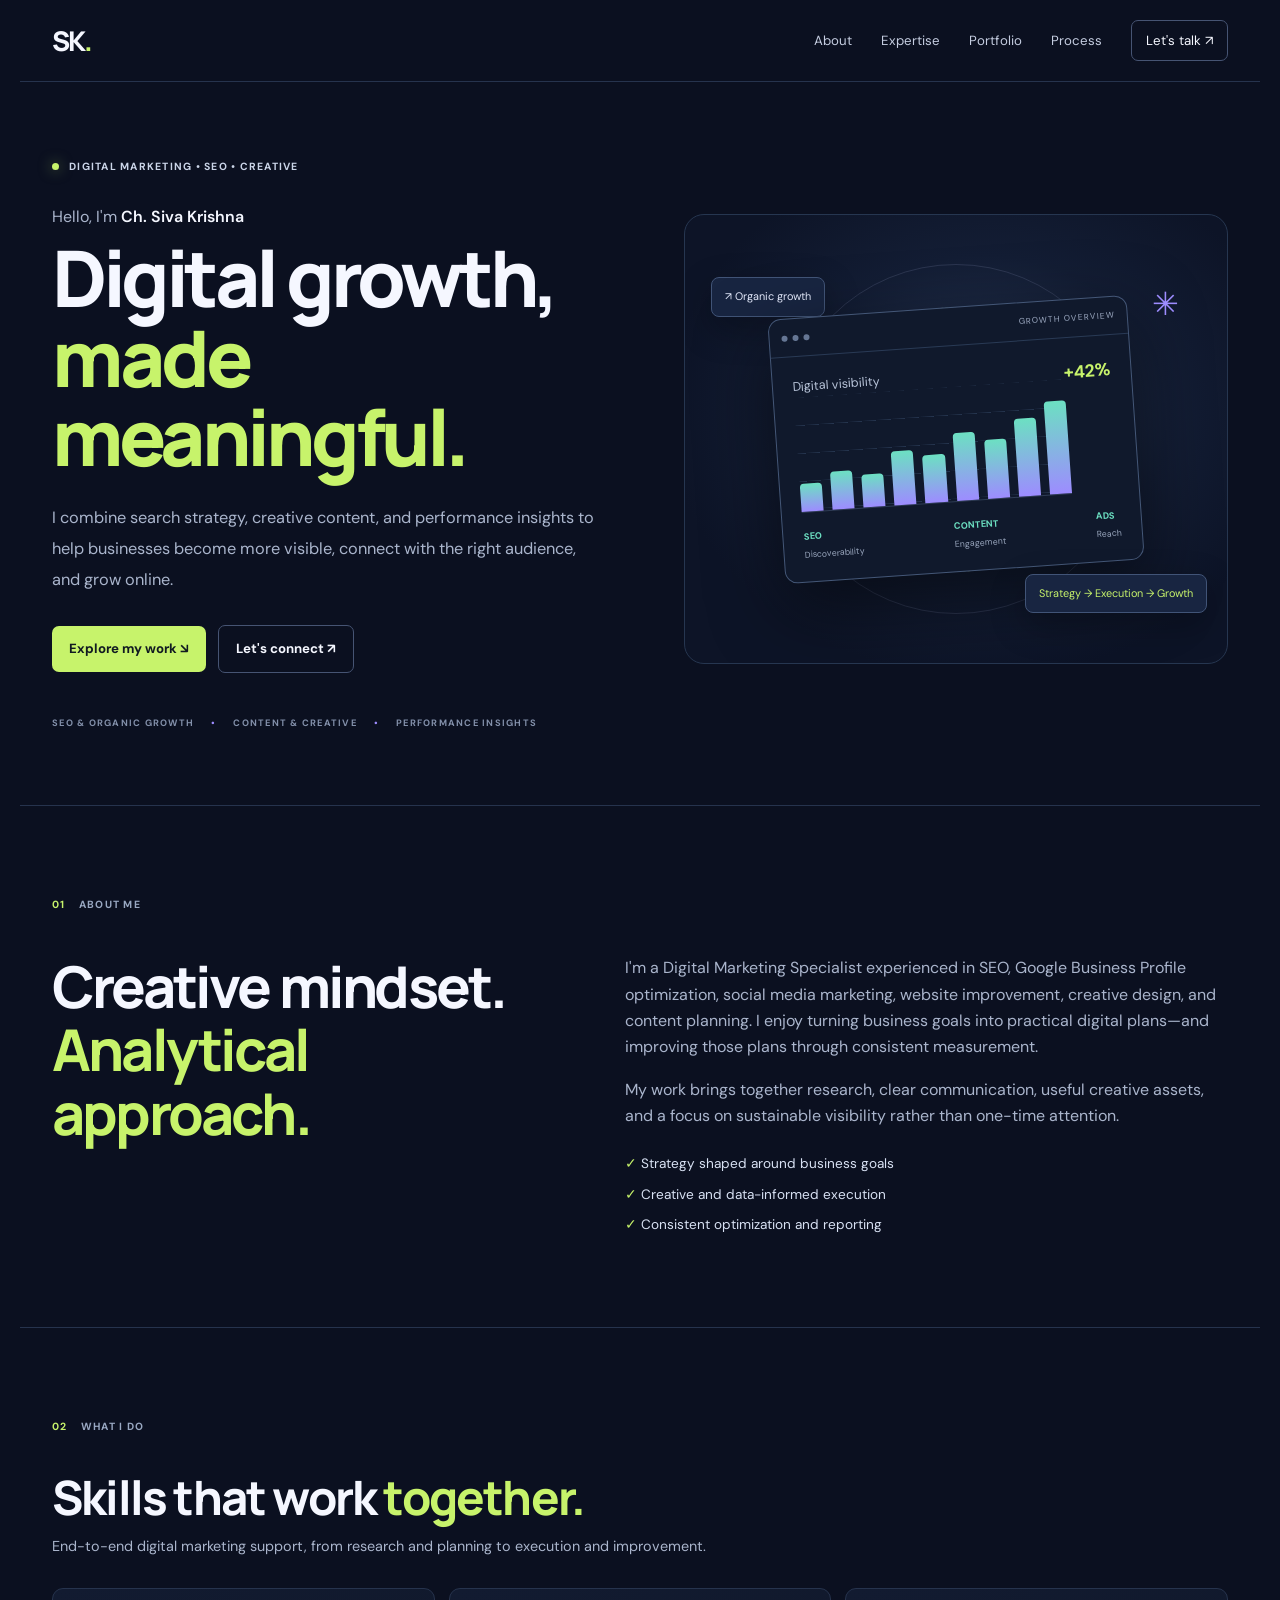
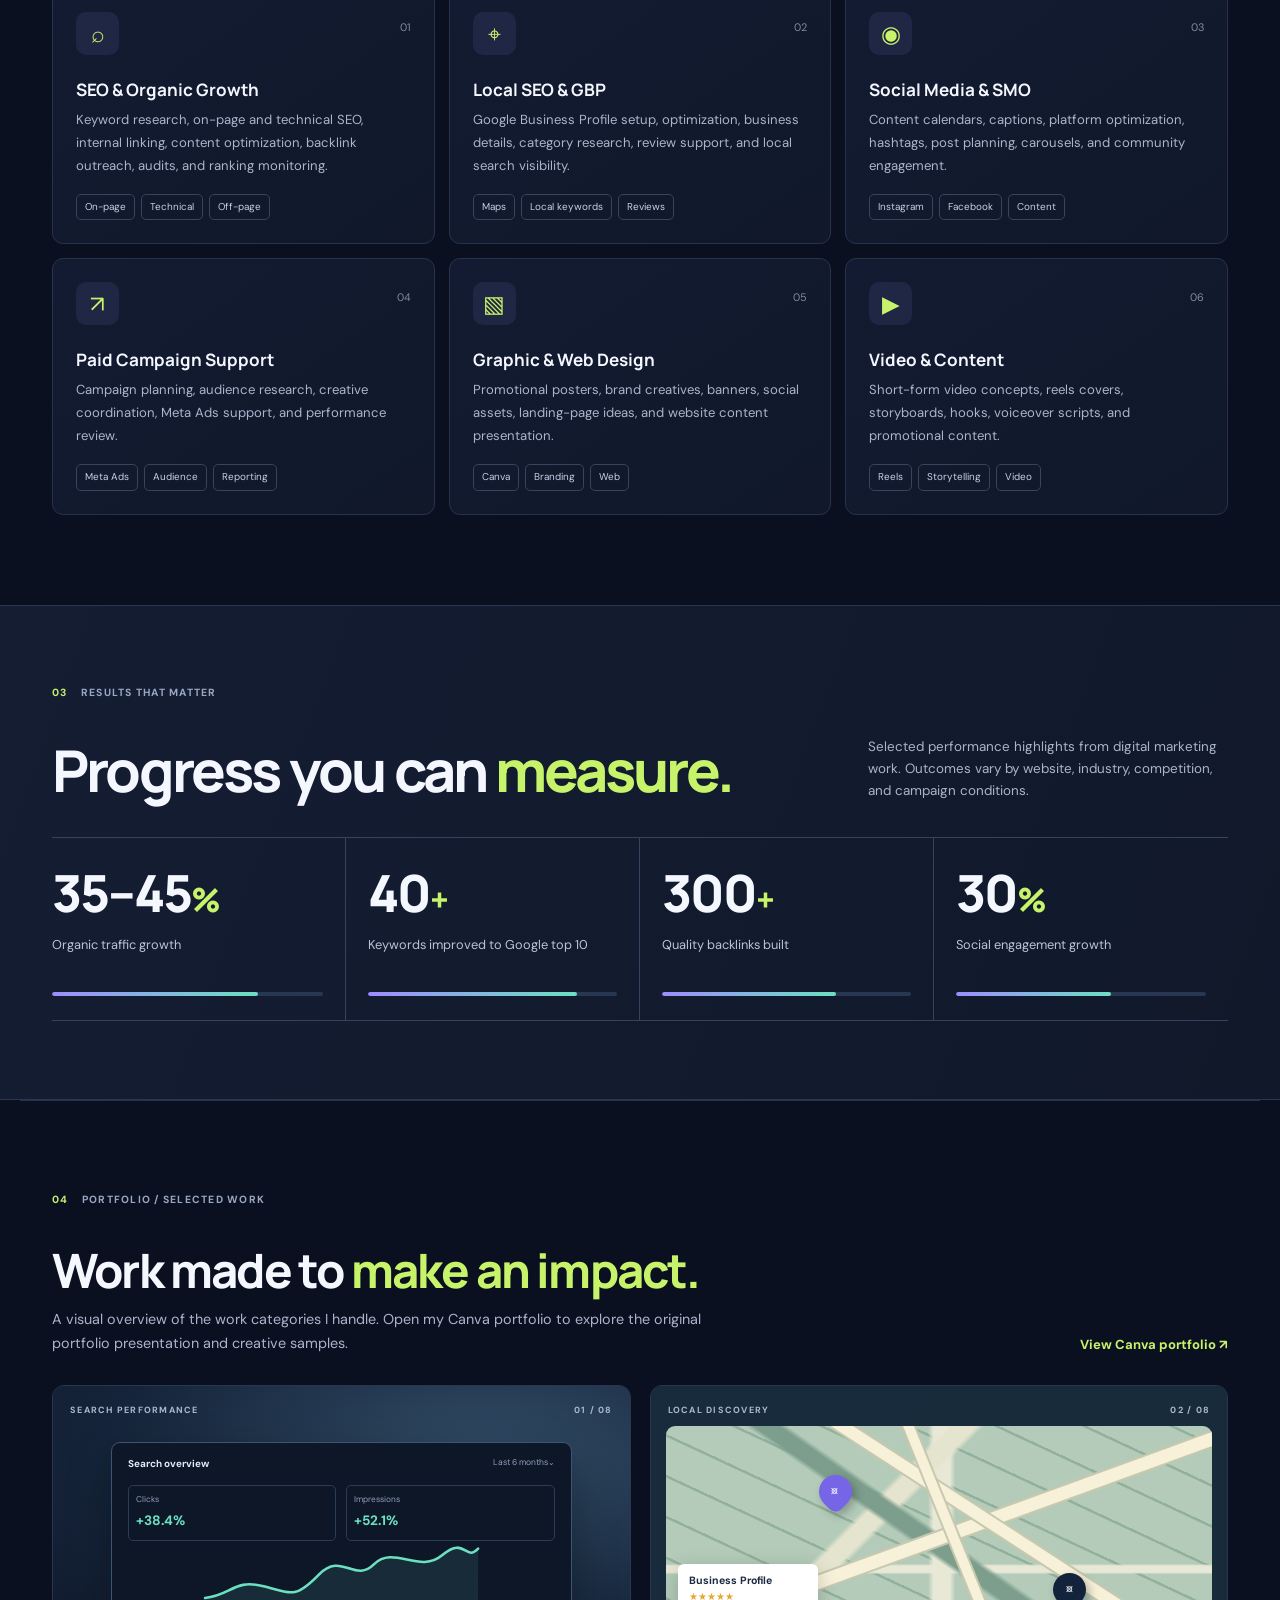
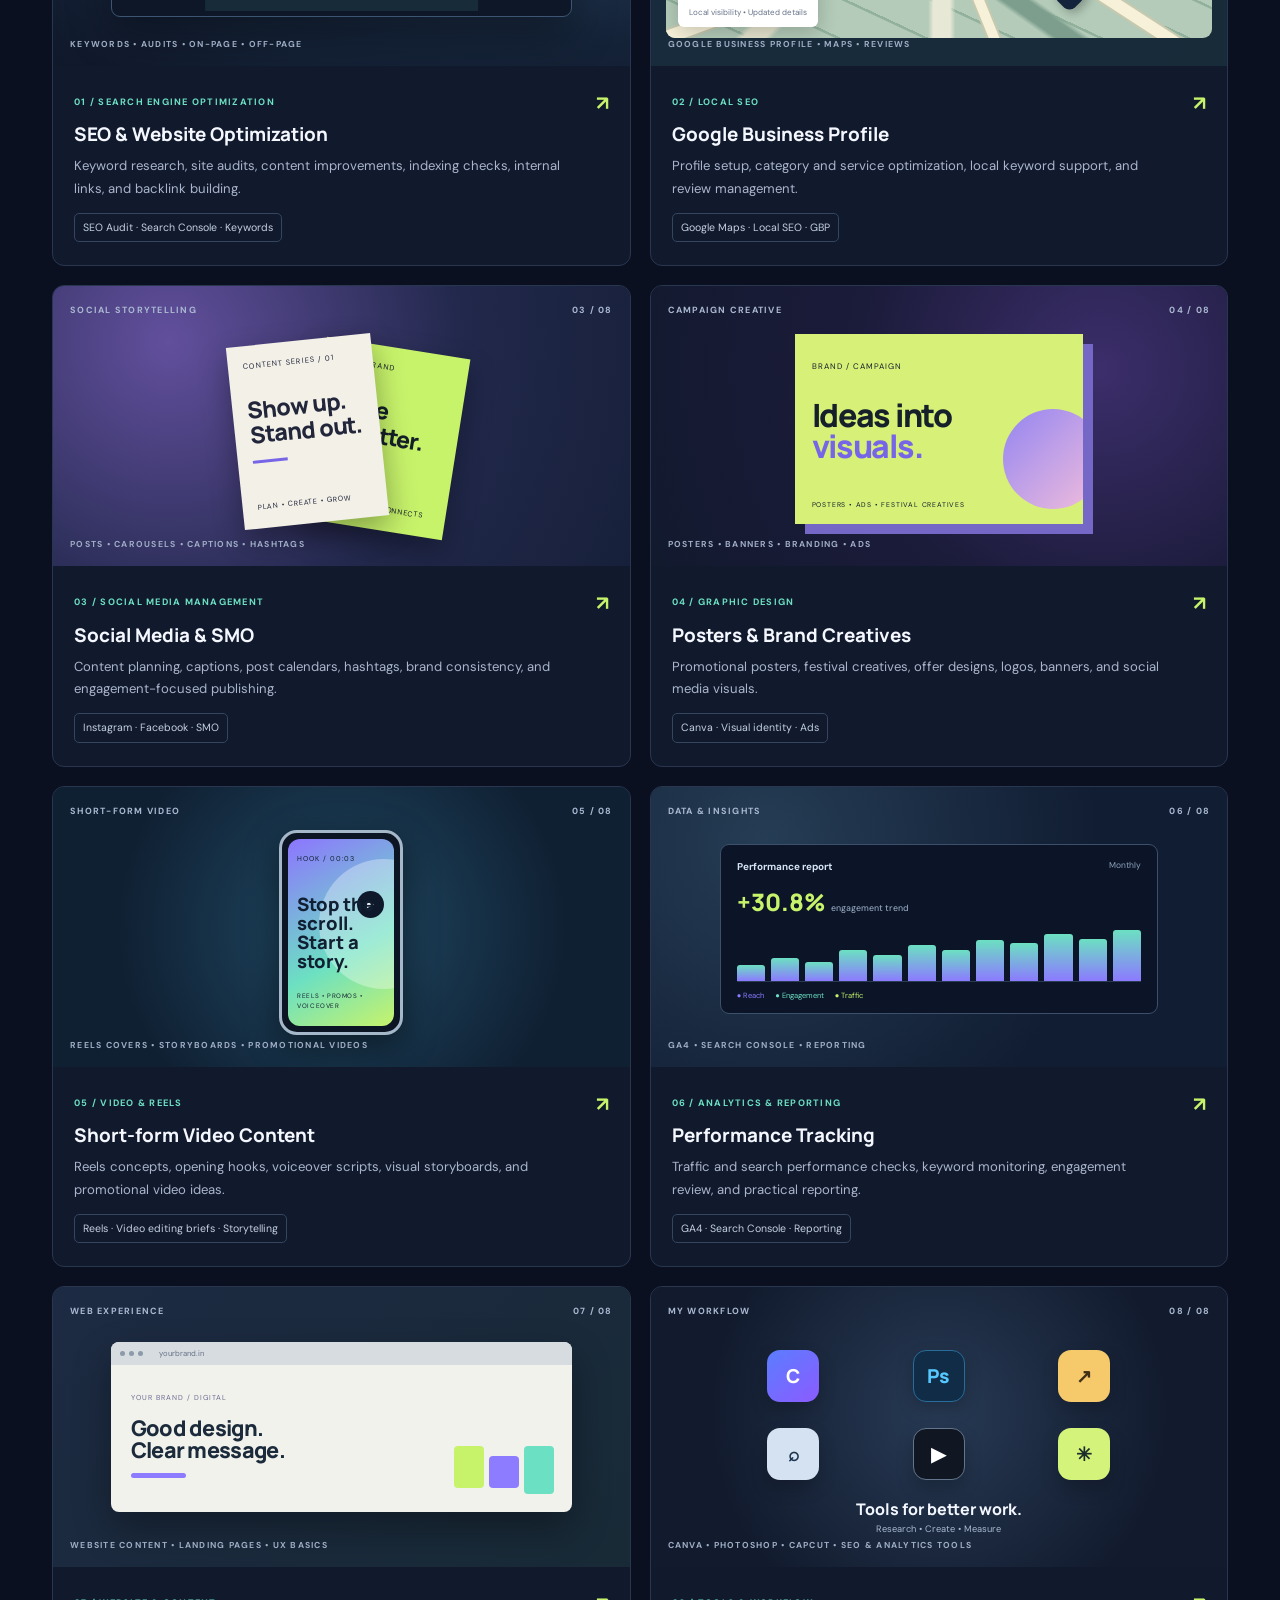
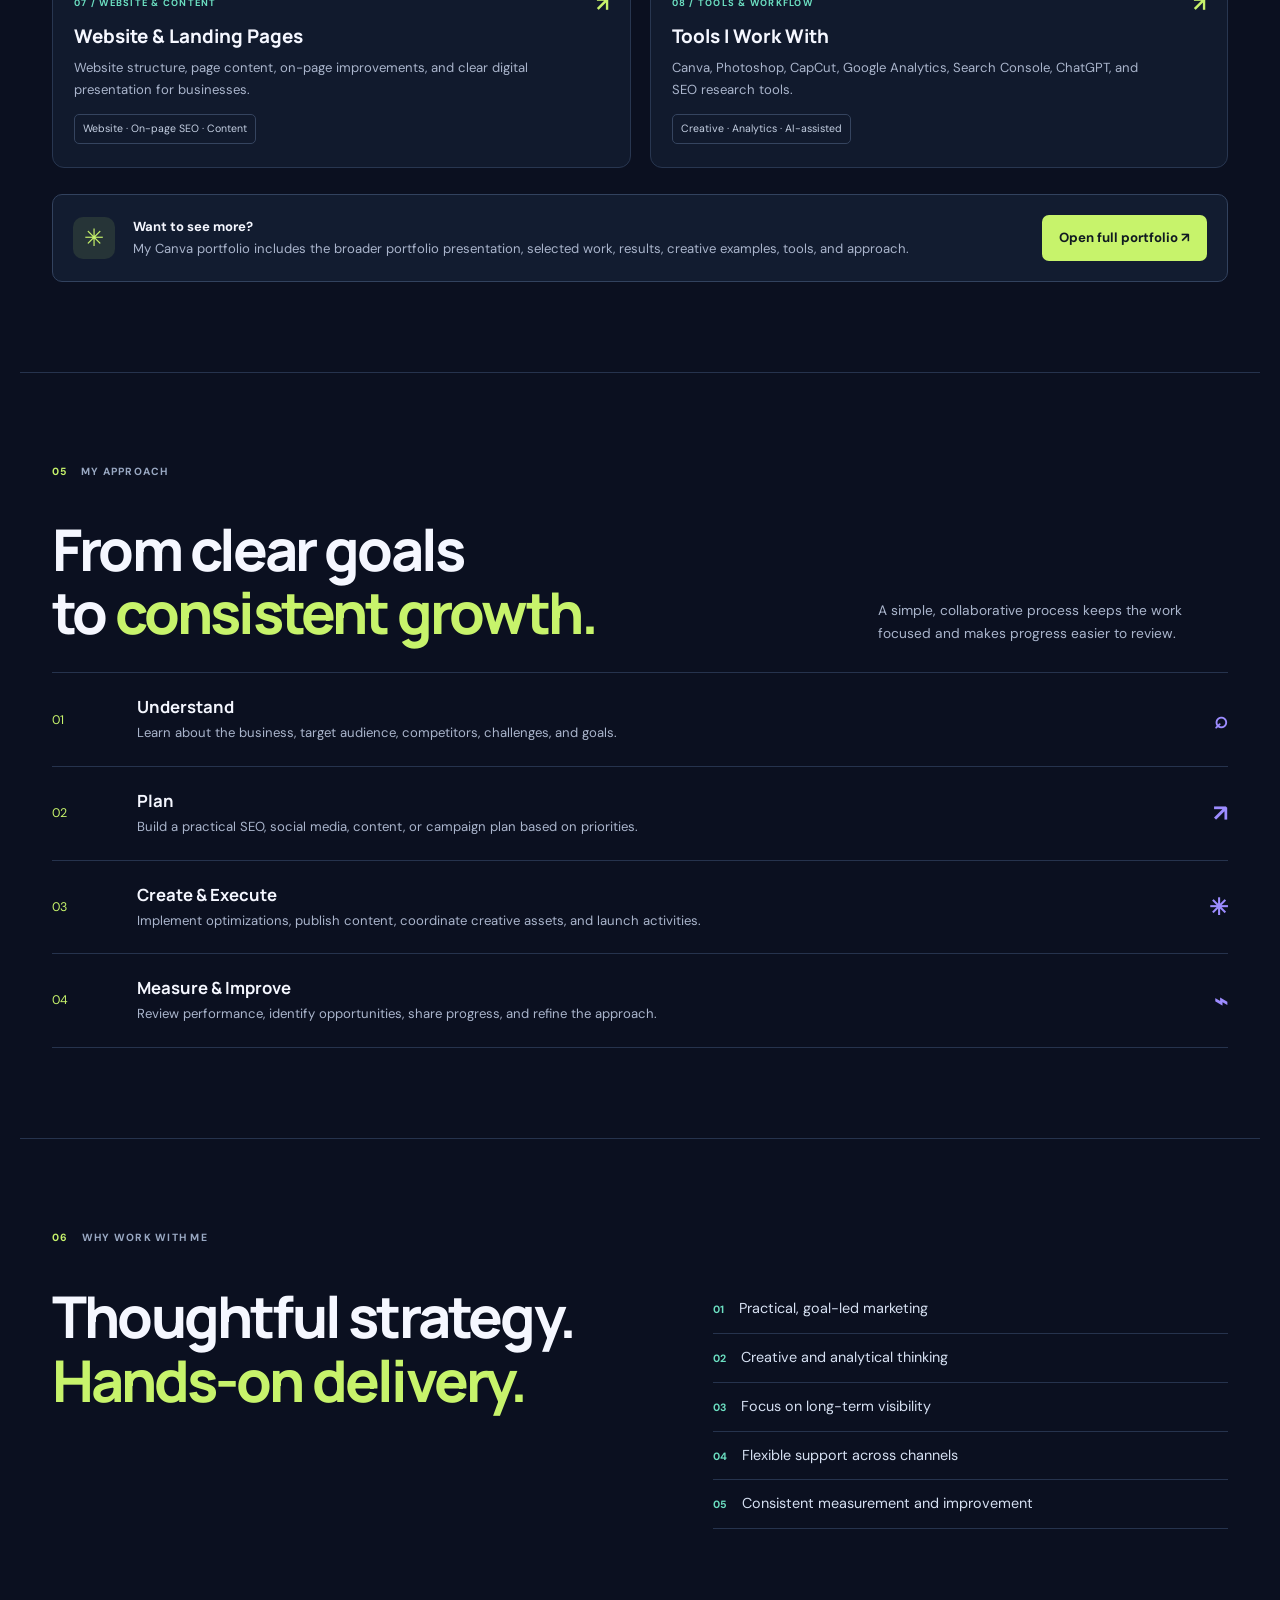
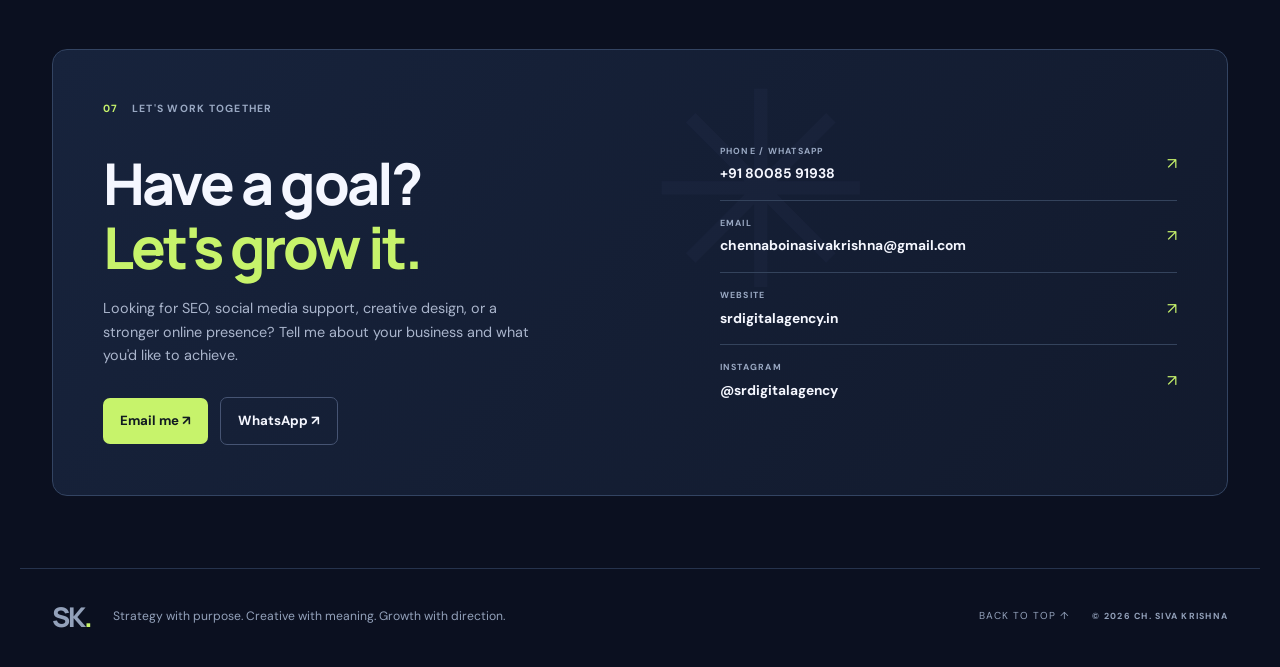
<file: index.html>
<!doctype html>
<html lang="en">
<head>
    <meta name="google-site-verification" content="_xWMHX6dnOFjeS67morfHKFsA82Y1Y3AC7bY-WyvMQI" />
<meta charset="utf-8"><meta name="viewport" content="width=device-width,initial-scale=1">
<meta name="description" content="Ch. Siva Krishna — digital marketing portfolio featuring SEO, local SEO, social media, analytics, creative design, video and website projects.">
<meta name="theme-color" content="#0b1020"><title>Ch. Siva Krishna | Digital Marketing Portfolio</title>
<link rel="canonical" href="https://sivakrishna-liart.vercel.app/" />
<link rel="preconnect" href="https://fonts.googleapis.com"><link rel="preconnect" href="https://fonts.gstatic.com" crossorigin>
<link href="https://fonts.googleapis.com/css2?family=DM+Sans:wght@400;500;600;700&family=Manrope:wght@400;500;600;700;800&display=swap" rel="stylesheet"><link rel="stylesheet" href="style.css">
</head><body>
<header class="header"><a class="logo" href="#home">SK<span>.</span></a><nav><a href="#about">About</a><a href="#skills">Expertise</a><a href="#work">Portfolio</a><a href="#process">Process</a><a class="nav-button" href="#contact">Let's talk ↗</a></nav></header>
<main>
<section class="hero wrap" id="home"><div class="hero-copy"><p class="eyebrow"><i></i> DIGITAL MARKETING • SEO • CREATIVE</p><p class="hello">Hello, I'm <b>Ch. Siva Krishna</b></p><h1>Digital growth,<br><span>made meaningful.</span></h1><p class="lead">I combine search strategy, creative content, and performance insights to help businesses become more visible, connect with the right audience, and grow online.</p><div class="actions"><a class="btn btn-primary" href="#work">Explore my work ↘</a><a class="btn btn-ghost" href="#contact">Let's connect ↗</a></div><div class="hero-stats"><span>SEO & ORGANIC GROWTH</span><span>CONTENT & CREATIVE</span><span>PERFORMANCE INSIGHTS</span></div></div>
<div class="hero-visual"><div class="orbit orbit-one"></div><div class="orbit orbit-two"></div><div class="floating-chip chip-a">↗ Organic growth</div><div class="dashboard"><div class="dash-top"><span class="dash-dot"></span><span class="dash-dot"></span><span class="dash-dot"></span><small>GROWTH OVERVIEW</small></div><div class="dash-body"><div class="dash-label">Digital visibility <b>+42%</b></div><div class="chart"><i></i><i></i><i></i><i></i><i></i><i></i><i></i><i></i><i></i></div><div class="dash-foot"><span><b>SEO</b><small>Discoverability</small></span><span><b>CONTENT</b><small>Engagement</small></span><span><b>ADS</b><small>Reach</small></span></div></div></div><div class="floating-chip chip-b">Strategy → Execution → Growth</div><div class="hero-spark">✳</div></div></section>
<section class="section wrap" id="about"><div class="section-kicker"><span>01</span> ABOUT ME</div><div class="about-grid"><h2>Creative mindset.<br><span>Analytical approach.</span></h2><div><p class="body-copy">I'm a Digital Marketing Specialist experienced in SEO, Google Business Profile optimization, social media marketing, website improvement, creative design, and content planning. I enjoy turning business goals into practical digital plans—and improving those plans through consistent measurement.</p><p class="body-copy">My work brings together research, clear communication, useful creative assets, and a focus on sustainable visibility rather than one-time attention.</p><div class="ticks"><span>✓ Strategy shaped around business goals</span><span>✓ Creative and data-informed execution</span><span>✓ Consistent optimization and reporting</span></div></div></div></section>
<section class="section wrap" id="skills"><div class="section-kicker"><span>02</span> WHAT I DO</div><div class="section-title"><div><h2>Skills that work <span>together.</span></h2><p>End-to-end digital marketing support, from research and planning to execution and improvement.</p></div></div><div class="skill-grid">
<article class="skill-card"><span class="skill-icon">⌕</span><span class="num">01</span><h3>SEO & Organic Growth</h3><p>Keyword research, on-page and technical SEO, internal linking, content optimization, backlink outreach, audits, and ranking monitoring.</p><div class="pills"><i>On-page</i><i>Technical</i><i>Off-page</i></div></article>
<article class="skill-card"><span class="skill-icon">⌖</span><span class="num">02</span><h3>Local SEO & GBP</h3><p>Google Business Profile setup, optimization, business details, category research, review support, and local search visibility.</p><div class="pills"><i>Maps</i><i>Local keywords</i><i>Reviews</i></div></article>
<article class="skill-card"><span class="skill-icon">◉</span><span class="num">03</span><h3>Social Media & SMO</h3><p>Content calendars, captions, platform optimization, hashtags, post planning, carousels, and community engagement.</p><div class="pills"><i>Instagram</i><i>Facebook</i><i>Content</i></div></article>
<article class="skill-card"><span class="skill-icon">↗</span><span class="num">04</span><h3>Paid Campaign Support</h3><p>Campaign planning, audience research, creative coordination, Meta Ads support, and performance review.</p><div class="pills"><i>Meta Ads</i><i>Audience</i><i>Reporting</i></div></article>
<article class="skill-card"><span class="skill-icon">▧</span><span class="num">05</span><h3>Graphic & Web Design</h3><p>Promotional posters, brand creatives, banners, social assets, landing-page ideas, and website content presentation.</p><div class="pills"><i>Canva</i><i>Branding</i><i>Web</i></div></article>
<article class="skill-card"><span class="skill-icon">▶</span><span class="num">06</span><h3>Video & Content</h3><p>Short-form video concepts, reels covers, storyboards, hooks, voiceover scripts, and promotional content.</p><div class="pills"><i>Reels</i><i>Storytelling</i><i>Video</i></div></article>
</div></section>
<section class="results"><div class="wrap"><div class="section-kicker"><span>03</span> RESULTS THAT MATTER</div><div class="results-heading"><h2>Progress you can <span>measure.</span></h2><p>Selected performance highlights from digital marketing work. Outcomes vary by website, industry, competition, and campaign conditions.</p></div><div class="metrics"><div><strong>35–45<em>%</em></strong><p>Organic traffic growth</p><span class="metric-bar"><i style="width:76%"></i></span></div><div><strong>40<em>+</em></strong><p>Keywords improved to Google top 10</p><span class="metric-bar"><i style="width:84%"></i></span></div><div><strong>300<em>+</em></strong><p>Quality backlinks built</p><span class="metric-bar"><i style="width:70%"></i></span></div><div><strong>30<em>%</em></strong><p>Social engagement growth</p><span class="metric-bar"><i style="width:62%"></i></span></div></div></div></section>
<section class="section wrap" id="work"><div class="section-kicker"><span>04</span> PORTFOLIO / SELECTED WORK</div><div class="section-title portfolio-title"><div><h2>Work made to <span>make an impact.</span></h2><p>A visual overview of the work categories I handle. Open my Canva portfolio to explore the original portfolio presentation and creative samples.</p></div><a class="text-link" href="https://www.canva.com/design/DAHUO52fBog/HUL7YKwtjlbZYVqUfszCPQ/watch" target="_blank" rel="noopener noreferrer">View Canva portfolio ↗</a></div>
<div class="portfolio-grid">
<a class="project project-seo" href="https://www.canva.com/design/DAHUO52fBog/HUL7YKwtjlbZYVqUfszCPQ/watch" target="_blank" rel="noopener noreferrer"><div class="project-art"><div class="art-top"><span>SEARCH PERFORMANCE</span><span>01 / 08</span></div><div class="seo-screen"><div class="screen-head"><b>Search overview</b><span>Last 6 months⌄</span></div><div class="screen-numbers"><div><small>Clicks</small><b>+38.4%</b></div><div><small>Impressions</small><b>+52.1%</b></div></div><svg viewBox="0 0 420 100" role="img" aria-label="Illustrative SEO performance line chart"><path d="M0 80 C40 76 45 50 90 62 S140 80 175 44 S230 58 260 28 S330 44 365 14 S400 25 420 4" fill="none" stroke="#6ce0c2" stroke-width="4" stroke-linecap="round"/><path d="M0 80 C40 76 45 50 90 62 S140 80 175 44 S230 58 260 28 S330 44 365 14 S400 25 420 4 L420 100 L0 100Z" fill="#6ce0c2" opacity=".10"/></svg></div><div class="art-caption">KEYWORDS • AUDITS • ON-PAGE • OFF-PAGE</div></div><div class="project-info"><div><small>01 / SEARCH ENGINE OPTIMIZATION</small><h3>SEO & Website Optimization</h3><p>Keyword research, site audits, content improvements, indexing checks, internal links, and backlink building.</p><span class="project-tags">SEO Audit · Search Console · Keywords</span></div><b>↗</b></div></a>
<a class="project project-local" href="https://www.canva.com/design/DAHUO52fBog/HUL7YKwtjlbZYVqUfszCPQ/watch" target="_blank" rel="noopener noreferrer"><div class="project-art"><div class="art-top"><span>LOCAL DISCOVERY</span><span>02 / 08</span></div><div class="map-art"><div class="map-grid"></div><div class="map-road road-a"></div><div class="map-road road-b"></div><div class="map-road road-c"></div><div class="pin pin-one">⌖</div><div class="pin pin-two">⌖</div><div class="local-card"><b>Business Profile</b><span>★★★★★</span><small>Local visibility • Updated details</small></div></div><div class="art-caption">GOOGLE BUSINESS PROFILE • MAPS • REVIEWS</div></div><div class="project-info"><div><small>02 / LOCAL SEO</small><h3>Google Business Profile</h3><p>Profile setup, category and service optimization, local keyword support, and review management.</p><span class="project-tags">Google Maps · Local SEO · GBP</span></div><b>↗</b></div></a>
<a class="project project-social" href="https://www.canva.com/design/DAHUO52fBog/HUL7YKwtjlbZYVqUfszCPQ/watch" target="_blank" rel="noopener noreferrer"><div class="project-art"><div class="art-top"><span>SOCIAL STORYTELLING</span><span>03 / 08</span></div><div class="social-mock"><div class="post post-back"><span>YOUR BRAND</span><b>Make<br>it matter.</b><i>CREATIVE THAT CONNECTS</i></div><div class="post post-front"><span>CONTENT SERIES / 01</span><b>Show up.<br>Stand out.</b><div class="post-line"></div><i>PLAN • CREATE • GROW</i></div></div><div class="art-caption">POSTS • CAROUSELS • CAPTIONS • HASHTAGS</div></div><div class="project-info"><div><small>03 / SOCIAL MEDIA MANAGEMENT</small><h3>Social Media & SMO</h3><p>Content planning, captions, post calendars, hashtags, brand consistency, and engagement-focused publishing.</p><span class="project-tags">Instagram · Facebook · SMO</span></div><b>↗</b></div></a>
<a class="project project-design" href="https://www.canva.com/design/DAHUO52fBog/HUL7YKwtjlbZYVqUfszCPQ/watch" target="_blank" rel="noopener noreferrer"><div class="project-art"><div class="art-top"><span>CAMPAIGN CREATIVE</span><span>04 / 08</span></div><div class="poster-mock"><span>BRAND / CAMPAIGN</span><b>Ideas into<br><em>visuals.</em></b><div class="poster-orb"></div><small>POSTERS • ADS • FESTIVAL CREATIVES</small></div><div class="art-caption">POSTERS • BANNERS • BRANDING • ADS</div></div><div class="project-info"><div><small>04 / GRAPHIC DESIGN</small><h3>Posters & Brand Creatives</h3><p>Promotional posters, festival creatives, offer designs, logos, banners, and social media visuals.</p><span class="project-tags">Canva · Visual identity · Ads</span></div><b>↗</b></div></a>
<a class="project project-video" href="https://www.canva.com/design/DAHUO52fBog/HUL7YKwtjlbZYVqUfszCPQ/watch" target="_blank" rel="noopener noreferrer"><div class="project-art"><div class="art-top"><span>SHORT-FORM VIDEO</span><span>05 / 08</span></div><div class="phone-mock"><div class="phone-screen"><div class="play">▶</div><span>HOOK / 00:03</span><b>Stop the scroll.<br>Start a story.</b><small>REELS • PROMOS • VOICEOVER</small></div></div><div class="art-caption">REELS COVERS • STORYBOARDS • PROMOTIONAL VIDEOS</div></div><div class="project-info"><div><small>05 / VIDEO & REELS</small><h3>Short-form Video Content</h3><p>Reels concepts, opening hooks, voiceover scripts, visual storyboards, and promotional video ideas.</p><span class="project-tags">Reels · Video editing briefs · Storytelling</span></div><b>↗</b></div></a>
<a class="project project-analytics" href="https://www.canva.com/design/DAHUO52fBog/HUL7YKwtjlbZYVqUfszCPQ/watch" target="_blank" rel="noopener noreferrer"><div class="project-art"><div class="art-top"><span>DATA & INSIGHTS</span><span>06 / 08</span></div><div class="analytics-panel"><div class="analytics-title"><b>Performance report</b><span>Monthly</span></div><div class="analytics-big">+30.8% <small>engagement trend</small></div><div class="analytics-bars"><i></i><i></i><i></i><i></i><i></i><i></i><i></i><i></i><i></i><i></i><i></i><i></i></div><div class="legend"><span>● Reach</span><span>● Engagement</span><span>● Traffic</span></div></div><div class="art-caption">GA4 • SEARCH CONSOLE • REPORTING</div></div><div class="project-info"><div><small>06 / ANALYTICS & REPORTING</small><h3>Performance Tracking</h3><p>Traffic and search performance checks, keyword monitoring, engagement review, and practical reporting.</p><span class="project-tags">GA4 · Search Console · Reporting</span></div><b>↗</b></div></a>
<a class="project project-web" href="https://www.canva.com/design/DAHUO52fBog/HUL7YKwtjlbZYVqUfszCPQ/watch" target="_blank" rel="noopener noreferrer"><div class="project-art"><div class="art-top"><span>WEB EXPERIENCE</span><span>07 / 08</span></div><div class="browser-mock"><div class="browser-bar"><i></i><i></i><i></i><span>yourbrand.in</span></div><div class="browser-content"><span>YOUR BRAND / DIGITAL</span><b>Good design.<br>Clear message.</b><i></i><div class="browser-blocks"><span></span><span></span><span></span></div></div></div><div class="art-caption">WEBSITE CONTENT • LANDING PAGES • UX BASICS</div></div><div class="project-info"><div><small>07 / WEBSITE & CONTENT</small><h3>Website & Landing Pages</h3><p>Website structure, page content, on-page improvements, and clear digital presentation for businesses.</p><span class="project-tags">Website · On-page SEO · Content</span></div><b>↗</b></div></a>
<a class="project project-tools" href="https://www.canva.com/design/DAHUO52fBog/HUL7YKwtjlbZYVqUfszCPQ/watch" target="_blank" rel="noopener noreferrer"><div class="project-art"><div class="art-top"><span>MY WORKFLOW</span><span>08 / 08</span></div><div class="tool-board"><div class="tool-icon canva">C</div><div class="tool-icon ps">Ps</div><div class="tool-icon analytics">↗</div><div class="tool-icon search">⌕</div><div class="tool-icon capcut">▶</div><div class="tool-icon ai">✳</div><div class="tool-caption"><b>Tools for better work.</b><span>Research • Create • Measure</span></div></div><div class="art-caption">CANVA • PHOTOSHOP • CAPCUT • SEO & ANALYTICS TOOLS</div></div><div class="project-info"><div><small>08 / TOOLS & WORKFLOW</small><h3>Tools I Work With</h3><p>Canva, Photoshop, CapCut, Google Analytics, Search Console, ChatGPT, and SEO research tools.</p><span class="project-tags">Creative · Analytics · AI-assisted</span></div><b>↗</b></div></a>
</div><div class="portfolio-note"><span class="note-mark">✳</span><p><b>Want to see more?</b><br>My Canva portfolio includes the broader portfolio presentation, selected work, results, creative examples, tools, and approach.</p><a class="btn btn-primary" href="https://www.canva.com/design/DAHUO52fBog/HUL7YKwtjlbZYVqUfszCPQ/watch" target="_blank" rel="noopener noreferrer">Open full portfolio ↗</a></div>
</section>
<section class="section wrap" id="process"><div class="section-kicker"><span>05</span> MY APPROACH</div><div class="process-head"><h2>From clear goals<br>to <span>consistent growth.</span></h2><p>A simple, collaborative process keeps the work focused and makes progress easier to review.</p></div><div class="process-list"><article><span>01</span><div><h3>Understand</h3><p>Learn about the business, target audience, competitors, challenges, and goals.</p></div><b>⌕</b></article><article><span>02</span><div><h3>Plan</h3><p>Build a practical SEO, social media, content, or campaign plan based on priorities.</p></div><b>↗</b></article><article><span>03</span><div><h3>Create & Execute</h3><p>Implement optimizations, publish content, coordinate creative assets, and launch activities.</p></div><b>✳</b></article><article><span>04</span><div><h3>Measure & Improve</h3><p>Review performance, identify opportunities, share progress, and refine the approach.</p></div><b>⌁</b></article></div></section>
<section class="section wrap why"><div class="section-kicker"><span>06</span> WHY WORK WITH ME</div><div class="why-grid"><h2>Thoughtful strategy.<br><span>Hands-on delivery.</span></h2><div class="why-items"><p><b>01</b> Practical, goal-led marketing</p><p><b>02</b> Creative and analytical thinking</p><p><b>03</b> Focus on long-term visibility</p><p><b>04</b> Flexible support across channels</p><p><b>05</b> Consistent measurement and improvement</p></div></div></section>
<section class="contact-wrap wrap" id="contact"><div class="contact-panel"><div class="contact-copy"><div class="section-kicker"><span>07</span> LET'S WORK TOGETHER</div><h2>Have a goal?<br><span>Let's grow it.</span></h2><p>Looking for SEO, social media support, creative design, or a stronger online presence? Tell me about your business and what you'd like to achieve.</p><div class="actions"><a class="btn btn-primary" href="mailto:chennaboinasivakrishna@gmail.com">Email me ↗</a><a class="btn btn-ghost" href="https://wa.me/918008591938" target="_blank" rel="noopener noreferrer">WhatsApp ↗</a></div></div><div class="contact-links"><a href="tel:+918008591938"><small>PHONE / WHATSAPP</small><b>+91 80085 91938</b><span>↗</span></a><a href="mailto:chennaboinasivakrishna@gmail.com"><small>EMAIL</small><b>chennaboinasivakrishna@gmail.com</b><span>↗</span></a><a href="https://www.srdigitalagency.in" target="_blank" rel="noopener noreferrer"><small>WEBSITE</small><b>srdigitalagency.in</b><span>↗</span></a><a href="https://www.instagram.com/srdigitalagency/" target="_blank" rel="noopener noreferrer"><small>INSTAGRAM</small><b>@srdigitalagency</b><span>↗</span></a></div></div></section>
</main><footer class="footer wrap"><a class="logo" href="#home">SK<span>.</span></a><p>Strategy with purpose. Creative with meaning. Growth with direction.</p><a href="#home">BACK TO TOP ↑</a><small>© 2026 CH. SIVA KRISHNA</small></footer>
</body></html>
</file>
<file: style.css>
:root{--bg:#0b1020;--bg2:#0e1529;--panel:#121b31;--panel2:#17223a;--text:#f5f7ff;--muted:#aab5cc;--line:#26334d;--lime:#c7f36b;--violet:#9d8cff;--teal:#6ce0c2;--display:'Manrope',sans-serif;--body:'DM Sans',sans-serif}*{box-sizing:border-box}html{scroll-behavior:smooth;scroll-padding-top:90px}body{margin:0;background:var(--bg);color:var(--text);font-family:var(--body);line-height:1.65}a{color:inherit;text-decoration:none}.wrap{max-width:1240px;margin:0 auto;padding-left:32px;padding-right:32px}.header{height:82px;max-width:1240px;margin:auto;padding:0 32px;display:flex;align-items:center;justify-content:space-between;border-bottom:1px solid var(--line)}.logo{font:800 1.7rem var(--display);letter-spacing:-2px}.logo span{color:var(--lime)}nav{display:flex;align-items:center;gap:29px;color:#c5cde0;font-size:.83rem}nav a{transition:color .2s}nav a:hover,.footer a:hover{color:var(--lime)}.nav-button{padding:9px 14px;border:1px solid #465473;border-radius:7px;color:var(--text)}.hero{min-height:680px;display:grid;grid-template-columns:1.04fr .96fr;align-items:center;gap:42px;padding-top:66px;padding-bottom:74px}.eyebrow,.section-kicker,.hero-stats,.art-top,.art-caption,.project-info small,.contact-links small,.footer small{font-size:.65rem;letter-spacing:1.25px;font-weight:700}.eyebrow{display:flex;align-items:center;gap:10px;color:#cbd5e8}.eyebrow i{width:7px;height:7px;border-radius:50%;background:var(--lime);box-shadow:0 0 14px #c7f36b80}.hello{color:var(--muted);margin:28px 0 8px}.hello b{color:var(--text);font-weight:600}.hero h1{font:800 clamp(3.4rem,6.1vw,5.7rem)/1.02 var(--display);letter-spacing:-4.5px;margin:0 0 26px}.hero h1 span,.about-grid h2 span,.section-title h2 span,.results-heading h2 span,.process-head h2 span,.why-grid h2 span,.contact-copy h2 span{color:var(--lime)}.lead{max-width:550px;color:var(--muted);font-size:1.02rem;line-height:1.9}.actions{display:flex;align-items:center;gap:12px;margin-top:29px;flex-wrap:wrap}.btn{display:inline-flex;align-items:center;justify-content:center;padding:12px 17px;border-radius:7px;font-size:.83rem;font-weight:700;transition:transform .2s,background .2s}.btn:hover{transform:translateY(-2px)}.btn-primary{background:var(--lime);color:#111a21}.btn-primary:hover{background:#d9ffa0}.btn-ghost{border:1px solid #465473;color:var(--text)}.hero-stats{display:flex;gap:17px;flex-wrap:wrap;color:#8390aa;margin-top:43px;font-size:.58rem}.hero-stats span+span:before{content:'•';color:var(--violet);margin-right:17px}.hero-visual{height:450px;position:relative;display:grid;place-items:center;overflow:hidden;border-radius:20px;background:radial-gradient(ellipse at 55% 44%,#293a5a 0,#131d34 44%,#0d1427 75%);border:1px solid #263650}.orbit{position:absolute;border:1px solid #7e8bad38;border-radius:50%;width:350px;height:350px}.orbit-two{width:265px;height:265px;border-style:dashed;border-color:#c7f36b55}.dashboard{position:relative;width:min(360px,80%);background:#10192c;border:1px solid #445777;border-radius:13px;box-shadow:0 25px 70px #0008;transform:rotate(-4deg);overflow:hidden}.dash-top{height:38px;border-bottom:1px solid #293a55;display:flex;align-items:center;gap:5px;padding:0 12px}.dash-dot{width:6px;height:6px;border-radius:50%;background:#657694}.dash-top small{margin-left:auto;color:#9daac2;font-size:.52rem;letter-spacing:1px}.dash-body{padding:20px}.dash-label{font-size:.78rem;color:#b8c4d9}.dash-label b{float:right;color:var(--lime);font-size:1.1rem}.chart{height:115px;display:flex;align-items:end;gap:9px;padding-top:15px;border-bottom:1px solid #2e3c55;background:repeating-linear-gradient(to bottom,transparent 0 27px,#263650 28px)}.chart i{flex:1;border-radius:4px 4px 0 0;background:linear-gradient(to top,var(--violet),var(--teal));height:var(--h,45%)}.chart i:nth-child(1){height:28%}.chart i:nth-child(2){height:38%}.chart i:nth-child(3){height:33%}.chart i:nth-child(4){height:54%}.chart i:nth-child(5){height:48%}.chart i:nth-child(6){height:68%}.chart i:nth-child(7){height:59%}.chart i:nth-child(8){height:78%}.chart i:nth-child(9){height:94%}.dash-foot{display:flex;justify-content:space-between;margin-top:17px;gap:8px}.dash-foot span{display:flex;flex-direction:column;gap:3px}.dash-foot b{font-size:.58rem;color:var(--teal)}.dash-foot small{font-size:.54rem;color:#9ba8bf}.floating-chip{position:absolute;padding:10px 13px;background:#182541;border:1px solid #415477;border-radius:8px;font-size:.68rem;color:#e7edff;box-shadow:0 12px 35px #0004}.chip-a{top:62px;left:26px}.chip-b{bottom:50px;right:20px;color:var(--lime)}.hero-spark{position:absolute;right:48px;top:63px;font-size:2rem;color:var(--violet)}.section{padding-top:90px;padding-bottom:90px;border-top:1px solid var(--line)}.section-kicker{color:#99a8c2}.section-kicker span{color:var(--lime);margin-right:10px}.about-grid{display:grid;grid-template-columns:.9fr 1.1fr;gap:80px;margin-top:42px}.about-grid h2,.results-heading h2,.process-head h2,.why-grid h2,.contact-copy h2{font:750 clamp(2.65rem,4.5vw,4.2rem)/1.1 var(--display);letter-spacing:-2.8px;margin:0}.body-copy{color:var(--muted);margin:0 0 16px}.ticks{display:flex;flex-direction:column;gap:8px;margin-top:24px;color:#d8e1f3;font-size:.85rem}.ticks span:first-letter{color:var(--lime)}.section-title{display:flex;justify-content:space-between;align-items:end;gap:25px;margin:36px 0 29px}.section-title h2{font:750 clamp(2.15rem,3.7vw,3.3rem)/1.13 var(--display);letter-spacing:-1.8px;margin:0}.section-title p{max-width:680px;color:var(--muted);font-size:.9rem;margin:11px 0 0}.skill-grid{display:grid;grid-template-columns:repeat(3,1fr);gap:14px}.skill-card{position:relative;background:linear-gradient(145deg,var(--panel),#10182a);border:1px solid var(--line);padding:23px;min-height:255px;border-radius:11px;transition:transform .2s,border-color .2s}.skill-card:hover{transform:translateY(-4px);border-color:#7180a3}.skill-icon{display:inline-grid;place-items:center;width:43px;height:43px;border-radius:10px;background:#a294ff19;color:var(--lime);font-size:1.45rem}.num{position:absolute;right:23px;top:30px;color:#7f8ba5;font-size:.68rem}.skill-card h3{font:700 1.07rem var(--display);margin:23px 0 8px}.skill-card p{font-size:.82rem;color:var(--muted);line-height:1.75;margin:0 0 16px}.pills{display:flex;flex-wrap:wrap;gap:6px}.pills i{font-style:normal;border:1px solid #35445f;color:#c6d1e6;padding:4px 8px;font-size:.62rem;border-radius:5px}.results{background:linear-gradient(110deg,#151d33,#10182a);border-top:1px solid #293750;border-bottom:1px solid #293750;padding:78px 0}.results-heading{display:flex;justify-content:space-between;align-items:end;gap:35px;margin:35px 0}.results-heading p{max-width:360px;color:var(--muted);font-size:.84rem;margin:0}.metrics{display:grid;grid-template-columns:repeat(4,1fr);border-top:1px solid #34435e;border-bottom:1px solid #34435e}.metrics>div{padding:26px 22px 24px 0;border-right:1px solid #34435e}.metrics>div:not(:first-child){padding-left:22px}.metrics>div:last-child{border:0}.metrics strong{font:800 clamp(2.2rem,4vw,3.5rem)/1.1 var(--display);letter-spacing:-2px}.metrics em{font-size:.65em;font-style:normal;color:var(--lime)}.metrics p{font-size:.8rem;color:#b9c4d8;min-height:42px;margin:13px 0 16px}.metric-bar{display:block;height:4px;background:#283751;border-radius:5px;overflow:hidden}.metric-bar i{display:block;height:100%;background:linear-gradient(90deg,var(--violet),var(--teal));border-radius:5px}.portfolio-title{align-items:end}.text-link{color:var(--lime);font-size:.82rem;font-weight:700;white-space:nowrap}.portfolio-grid{display:grid;grid-template-columns:repeat(2,minmax(0,1fr));gap:19px}.project{min-width:0;background:#111a2d;border:1px solid #283650;border-radius:12px;overflow:hidden;transition:transform .22s,border-color .22s}.project:hover{transform:translateY(-4px);border-color:#6c7c9f}.project-art{height:280px;position:relative;overflow:hidden;padding:17px;background:#151f36}.art-top{display:flex;justify-content:space-between;position:relative;z-index:2;color:#aab9d1;font-size:.56rem}.art-caption{position:absolute;bottom:15px;left:17px;color:#9fadc5;font-size:.54rem;z-index:2}.project-info{display:flex;justify-content:space-between;gap:15px;padding:21px 21px 23px}.project-info>div{min-width:0}.project-info small{font-size:.58rem;color:var(--teal)}.project-info h3{font:750 1.18rem var(--display);margin:8px 0}.project-info p{font-size:.82rem;line-height:1.7;color:var(--muted);margin:0 0 13px;max-width:490px}.project-info>b{font-size:1.25rem;color:var(--lime)}.project-tags{font-size:.66rem;color:#c5d0e3;border:1px solid #35445f;border-radius:5px;padding:5px 8px;display:inline-block}.project-seo .project-art{background:radial-gradient(ellipse at 75% 25%,#314c65,#15243a 62%,#10182a)}.seo-screen{position:absolute;left:10%;right:10%;top:56px;height:175px;background:#0d1728;border:1px solid #3c5572;border-radius:9px;padding:13px 16px;box-shadow:0 18px 45px #0005}.screen-head{display:flex;justify-content:space-between;font-size:.62rem;color:#e3ebfa}.screen-head span{color:#8fa0bb;font-size:.53rem}.screen-numbers{display:flex;gap:10px;margin:13px 0 0}.screen-numbers div{flex:1;border:1px solid #293d56;border-radius:5px;padding:7px}.screen-numbers small{display:block;font-size:.52rem;color:#8fa0bb}.screen-numbers b{color:var(--teal);font-size:.85rem}.seo-screen svg{width:100%;height:65px;margin-top:5px}.project-local .project-art{background:linear-gradient(135deg,#182b3d,#172b39)}.map-art{position:absolute;inset:40px 15px 28px;border-radius:9px;overflow:hidden;background:#b4cbb9}.map-grid{position:absolute;inset:0;background:linear-gradient(35deg,transparent 45%,#7d9e8d 46% 49%,transparent 50%),linear-gradient(135deg,transparent 37%,#e5e5cf 38% 41%,transparent 42%),linear-gradient(90deg,transparent 48%,#e8e8d7 49% 52%,transparent 53%),linear-gradient(0deg,transparent 30%,#e8e8d7 31% 34%,transparent 35%),repeating-linear-gradient(25deg,transparent 0 34px,#91b19d 35px 37px)}.map-road{position:absolute;background:#f7f1d9;box-shadow:0 0 0 2px #c6c9ae}.road-a{height:13px;width:130%;left:-12%;top:47%;transform:rotate(-20deg)}.road-b{height:12px;width:110%;left:-3%;top:30%;transform:rotate(33deg)}.road-c{height:10px;width:100%;left:5%;top:65%;transform:rotate(68deg)}.pin{position:absolute;display:grid;place-items:center;width:33px;height:33px;border-radius:50% 50% 50% 8px;transform:rotate(-45deg);background:#7765e8;color:white;box-shadow:0 5px 10px #0004}.pin-one{left:28%;top:23%}.pin-two{right:23%;bottom:15%;background:#12233b}.local-card{position:absolute;left:12px;bottom:11px;background:white;border-radius:6px;padding:8px 11px;display:flex;flex-direction:column;box-shadow:0 5px 20px #0003}.local-card b{font-size:.66rem;color:#1b2940}.local-card span{color:#e5a72e;font-size:.62rem}.local-card small{font-size:.5rem;color:#66738a}.project-social .project-art{background:radial-gradient(circle at 20% 20%,#624f9d,#21284b 58%,#17203a)}.social-mock{position:absolute;inset:43px 15% 26px;display:flex;align-items:center;justify-content:center}.post{position:absolute;width:145px;height:183px;padding:15px;display:flex;flex-direction:column;box-shadow:0 12px 30px #0005}.post span{font-size:.47rem;letter-spacing:1px}.post b{font:800 1.45rem/1.04 var(--display);letter-spacing:-1px;margin-top:25px}.post i{font-style:normal;font-size:.45rem;letter-spacing:.8px;margin-top:auto}.post-back{background:#c7f36b;color:#15202a;transform:translate(43px,4px) rotate(9deg)}.post-front{background:#f3f0e8;color:#22263b;transform:translate(-34px,-3px) rotate(-6deg)}.post-front .post-line{height:3px;width:35px;background:#7765e8;margin-top:14px}.project-design .project-art{background:radial-gradient(circle at 78% 30%,#3c2e6b,#1b1b3a 50%,#121a2e)}.poster-mock{position:absolute;left:25%;top:48px;width:50%;height:190px;padding:17px;background:#d7f078;color:#15202b;box-shadow:10px 10px 0 #7567c5;overflow:hidden}.poster-mock>span{font-size:.5rem;letter-spacing:1px}.poster-mock>b{display:block;position:relative;z-index:1;font:800 2rem/.98 var(--display);letter-spacing:-1.3px;margin-top:22px}.poster-mock em{font-style:normal;color:#7765e8}.poster-mock small{position:absolute;bottom:14px;left:17px;font-size:.43rem;letter-spacing:.8px}.poster-orb{position:absolute;width:100px;height:100px;border-radius:50%;right:-20px;top:75px;background:linear-gradient(135deg,#8c79ff,#f6b9e6);opacity:.9}.project-video .project-art{background:radial-gradient(circle at 50% 50%,#1f4963,#102033 70%)}.phone-mock{position:absolute;top:43px;left:calc(50% - 62px);width:124px;height:205px;border:3px solid #a5b8c9;border-radius:18px;padding:6px;background:#0c1524;box-shadow:0 10px 35px #0007}.phone-screen{height:100%;border-radius:12px;position:relative;overflow:hidden;background:linear-gradient(150deg,#8d75ff,#6ce0c2 60%,#c7f36b);padding:14px 9px;display:flex;flex-direction:column;color:#102032}.phone-screen:before{content:'';position:absolute;width:130px;height:130px;border-radius:50%;background:#fff5;right:-55px;top:20px}.play{position:absolute;right:10px;top:52px;background:#0e1a2c;color:white;border-radius:50%;width:27px;height:27px;display:grid;place-items:center;font-size:.55rem}.phone-screen>span{font-size:.44rem;letter-spacing:1px}.phone-screen>b{font:800 1.15rem/1.03 var(--display);margin-top:auto;margin-bottom:20px;position:relative}.phone-screen small{font-size:.4rem;letter-spacing:.6px}.project-analytics .project-art{background:radial-gradient(circle at 20% 20%,#253d55,#111d32 65%)}.analytics-panel{position:absolute;left:12%;right:12%;top:57px;height:170px;padding:14px 16px;background:#0b1527;border:1px solid #3c506b;border-radius:9px}.analytics-title{display:flex;justify-content:space-between;color:#d8e5f7;font-size:.62rem}.analytics-title span{color:#8fa1bc;font-size:.53rem}.analytics-big{font:800 1.5rem var(--display);color:var(--lime);margin-top:10px}.analytics-big small{font:500 .55rem var(--body);color:#91a2bb}.analytics-bars{height:56px;display:flex;align-items:end;gap:6px;border-bottom:1px solid #2a3b54;margin-top:8px}.analytics-bars i{flex:1;background:linear-gradient(to top,#8c7aff,#6ce0c2);border-radius:3px 3px 0 0}.analytics-bars i:nth-child(1){height:30%}.analytics-bars i:nth-child(2){height:43%}.analytics-bars i:nth-child(3){height:35%}.analytics-bars i:nth-child(4){height:57%}.analytics-bars i:nth-child(5){height:47%}.analytics-bars i:nth-child(6){height:65%}.analytics-bars i:nth-child(7){height:57%}.analytics-bars i:nth-child(8){height:75%}.analytics-bars i:nth-child(9){height:69%}.analytics-bars i:nth-child(10){height:85%}.analytics-bars i:nth-child(11){height:76%}.analytics-bars i:nth-child(12){height:94%}.legend{display:flex;gap:11px;margin-top:8px;color:#9eacc2;font-size:.47rem}.legend span:first-child{color:#8c7aff}.legend span:nth-child(2){color:var(--teal)}.legend span:last-child{color:var(--lime)}.project-web .project-art{background:linear-gradient(135deg,#1d2a43,#182a36)}.browser-mock{position:absolute;top:55px;left:10%;right:10%;height:170px;background:#f2f2ed;border-radius:8px;overflow:hidden;box-shadow:0 16px 38px #0005}.browser-bar{height:23px;background:#d7dce1;display:flex;align-items:center;gap:4px;padding:0 9px}.browser-bar i{width:5px;height:5px;border-radius:50%;background:#8d9aaa}.browser-bar span{margin-left:12px;color:#667286;font-size:.48rem}.browser-content{padding:17px 20px;color:#1b2b3b}.browser-content>span{font-size:.45rem;letter-spacing:1px;color:#6c6c92}.browser-content>b{display:block;font:800 1.35rem/1.04 var(--display);letter-spacing:-.7px;margin-top:8px}.browser-content>i{display:block;width:55px;height:5px;background:#8d7cff;border-radius:5px;margin-top:11px}.browser-blocks{position:absolute;right:18px;bottom:18px;display:flex;gap:5px}.browser-blocks span{width:30px;height:42px;background:#c7f36b;border-radius:4px}.browser-blocks span:nth-child(2){background:#8d7cff;height:32px;margin-top:10px}.browser-blocks span:nth-child(3){background:#6ce0c2;height:48px}.project-tools .project-art{background:radial-gradient(circle at 50% 45%,#273a54,#121b2e 70%)}.tool-board{position:absolute;left:13%;right:13%;top:55px;bottom:30px;display:grid;grid-template-columns:repeat(3,1fr);grid-template-rows:repeat(2,1fr);gap:10px;align-items:center;justify-items:center}.tool-icon{width:52px;height:52px;display:grid;place-items:center;border-radius:13px;font:800 1.2rem var(--display);box-shadow:0 8px 18px #0003}.canva{background:linear-gradient(140deg,#5a7dff,#8c5bff);color:white}.ps{background:#102c46;color:#56c8ff;border:1px solid #286c9a}.analytics{background:#f6c96b;color:#403017}.search{background:#d5e2f1;color:#1b344e}.capcut{background:#111722;color:white;border:1px solid #63758c}.ai{background:#d4f37b;color:#1b2c2b}.tool-caption{grid-column:1/-1;text-align:center;display:flex;flex-direction:column;gap:2px}.tool-caption b{font:750 1rem var(--display);color:#f3f7ff}.tool-caption span{font-size:.58rem;color:#aab9d1}.portfolio-note{display:flex;align-items:center;gap:18px;margin-top:26px;padding:20px;border:1px solid #32425e;border-radius:10px;background:#121c30}.note-mark{display:grid;place-items:center;flex:0 0 42px;height:42px;border-radius:10px;background:#c7f36b1c;color:var(--lime);font-size:1.5rem}.portfolio-note p{flex:1;color:var(--muted);font-size:.82rem;margin:0}.portfolio-note p b{color:var(--text)}.portfolio-note .btn{white-space:nowrap}.process-head{display:flex;justify-content:space-between;align-items:end;gap:30px;margin:38px 0 28px}.process-head p{max-width:350px;color:var(--muted);font-size:.86rem;margin:0}.process-list{border-top:1px solid var(--line)}.process-list article{display:grid;grid-template-columns:65px 1fr 40px;align-items:center;gap:20px;padding:22px 0;border-bottom:1px solid var(--line)}.process-list article>span{font-size:.78rem;color:var(--lime)}.process-list h3{font:700 1.05rem var(--display);margin:0 0 4px}.process-list p{font-size:.82rem;color:var(--muted);margin:0}.process-list article>b{font-size:1.45rem;color:var(--violet);text-align:right}.why-grid{display:grid;grid-template-columns:1fr .85fr;gap:55px;margin-top:39px}.why-items p{display:flex;gap:15px;border-bottom:1px solid var(--line);padding:12px 0;margin:0;color:#d6e0f2;font-size:.9rem}.why-items b{font-size:.66rem;color:var(--teal);padding-top:4px}.contact-wrap{padding-top:30px;padding-bottom:72px}.contact-panel{display:grid;grid-template-columns:1fr .8fr;gap:45px;padding:50px;background:linear-gradient(130deg,#17233c,#121a2d);border:1px solid #334462;border-radius:15px;position:relative;overflow:hidden}.contact-panel:after{content:'✳';position:absolute;right:30%;top:-80px;font-size:17rem;color:#a395ff08;pointer-events:none}.contact-copy,.contact-links{position:relative;z-index:1}.contact-copy h2{margin-top:35px}.contact-copy>p{max-width:440px;color:var(--muted);font-size:.9rem;margin-top:18px}.contact-links{display:flex;flex-direction:column;justify-content:center}.contact-links a{display:grid;grid-template-columns:1fr auto;gap:4px 15px;padding:15px 0;border-bottom:1px solid #34435c}.contact-links a:last-child{border-bottom:0}.contact-links small{grid-column:1;color:#9aa9c3;font-size:.55rem}.contact-links b{grid-column:1;font-size:.86rem;overflow-wrap:anywhere}.contact-links span{grid-column:2;grid-row:1/3;align-self:center;color:var(--lime)}.footer{display:flex;align-items:center;gap:22px;padding-top:25px;padding-bottom:28px;border-top:1px solid var(--line);color:#93a1ba}.footer p{flex:1;font-size:.76rem}.footer>a:not(.logo){font-size:.63rem;letter-spacing:1px}.footer small{font-size:.55rem;white-space:nowrap}
@media(max-width:900px){.hero{grid-template-columns:1fr;gap:22px;padding-top:58px}.hero-copy{max-width:750px}.hero-visual{max-width:650px;width:100%;margin:0 auto}.about-grid{gap:35px}.skill-grid{grid-template-columns:repeat(2,1fr)}.results-heading,.process-head{align-items:start;flex-direction:column}.results-heading p,.process-head p{max-width:600px}.contact-panel{padding:35px;gap:25px}.portfolio-grid{gap:14px}.project-art{height:250px}}
@media(max-width:650px){.wrap{padding-left:20px;padding-right:20px}.header{padding:0 20px;height:72px}nav{gap:13px;font-size:.72rem}nav a:not(.nav-button){display:none}.nav-button{padding:8px 10px}.hero{min-height:auto;padding-top:53px;padding-bottom:55px}.hero h1{font-size:clamp(3rem,13vw,4.5rem);letter-spacing:-3px}.lead{font-size:.93rem}.hero-visual{height:350px}.orbit{width:280px;height:280px}.orbit-two{width:215px;height:215px}.dashboard{width:80%}.chip-a{top:28px;left:12px}.chip-b{bottom:25px;right:10px;font-size:.58rem}.hero-spark{right:20px;top:28px}.hero-stats{gap:8px}.hero-stats span+span:before{margin-right:8px}.section{padding-top:65px;padding-bottom:65px}.about-grid,.why-grid{grid-template-columns:1fr;gap:25px}.about-grid h2,.results-heading h2,.process-head h2,.why-grid h2,.contact-copy h2{font-size:2.7rem}.section-title{align-items:start;flex-direction:column}.skill-grid{grid-template-columns:1fr}.skill-card{min-height:0}.results{padding:62px 0}.results-heading{margin:25px 0}.metrics{grid-template-columns:repeat(2,1fr)}.metrics>div{padding:19px 13px 20px 0;border-bottom:1px solid #34435e}.metrics>div:nth-child(2){border-right:0;padding-left:15px}.metrics>div:nth-child(3){padding-left:0}.metrics>div:nth-child(4){padding-left:15px;border-bottom:0}.metrics strong{font-size:2.5rem}.metrics p{min-height:44px;font-size:.75rem}.portfolio-grid{grid-template-columns:1fr}.project-art{height:270px}.portfolio-note{align-items:flex-start;flex-wrap:wrap;padding:17px}.portfolio-note p{flex-basis:calc(100% - 65px)}.portfolio-note .btn{margin-left:60px}.process-head{margin-top:28px}.process-list article{grid-template-columns:35px 1fr 25px;gap:12px}.process-list p{font-size:.78rem}.contact-wrap{padding-top:15px;padding-bottom:50px}.contact-panel{grid-template-columns:1fr;padding:27px 22px;gap:28px}.contact-copy h2{margin-top:27px}.contact-links b{font-size:.79rem}.footer{flex-wrap:wrap;gap:10px 16px}.footer p{flex-basis:calc(100% - 80px);margin:0}.footer>a:not(.logo){order:3}.footer small{margin-left:auto;order:4}}
@media(prefers-reduced-motion:reduce){html{scroll-behavior:auto}*,*:before,*:after{transition:none!important;animation:none!important}}
</file>
